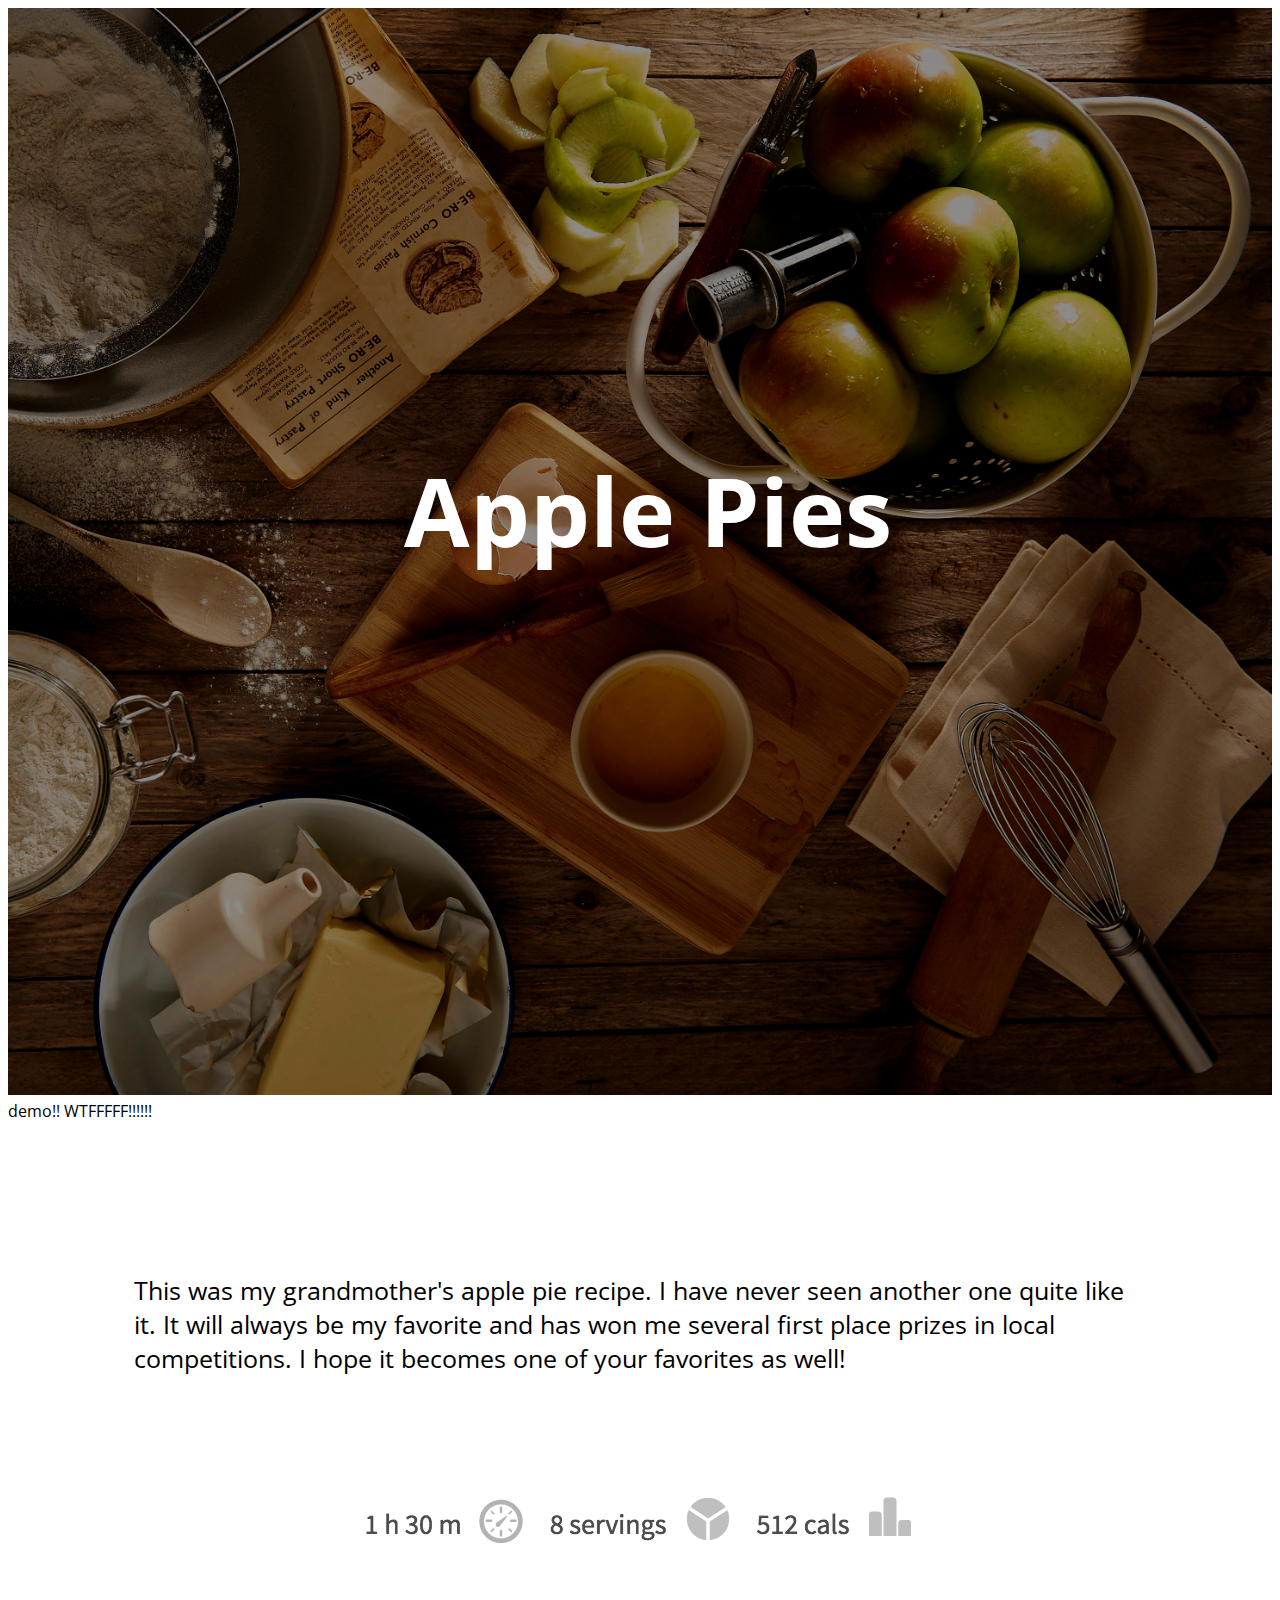
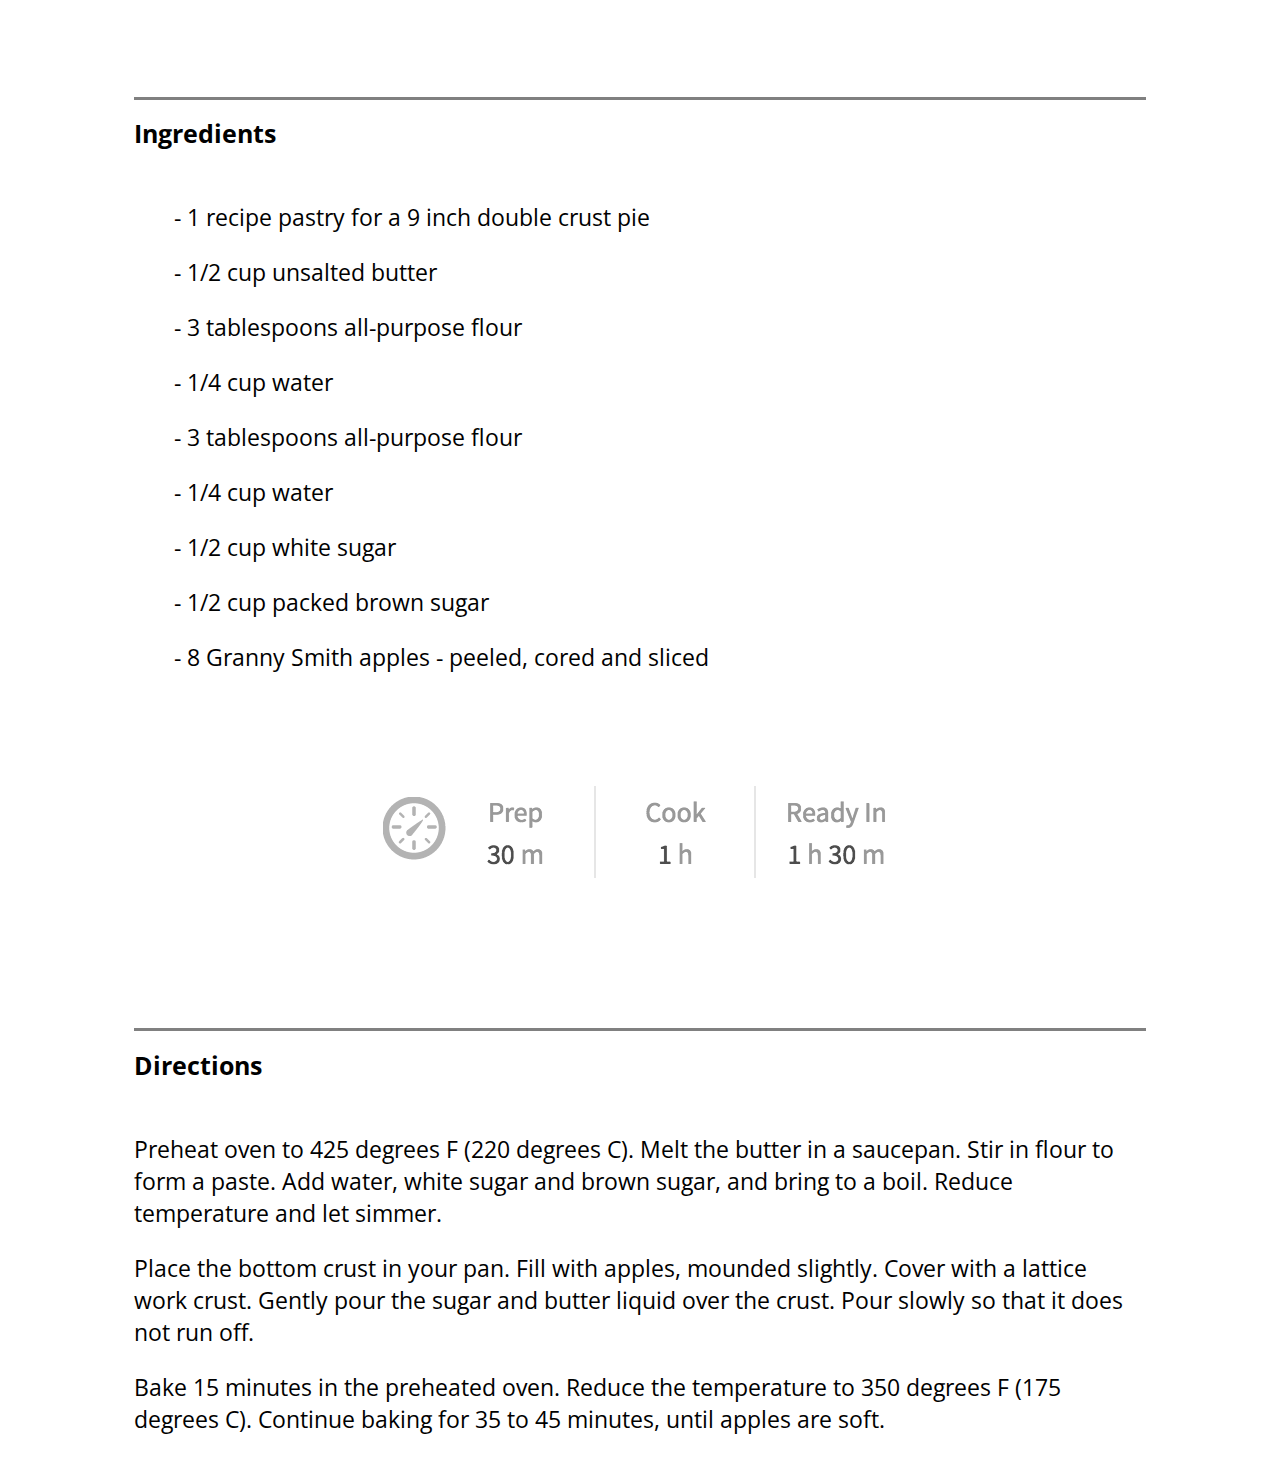
<file: starter-code/apple-pie-starter-code/index.html>
<!DOCTYPE html>
<html lang="en">
<head>

  <meta charset="UTF-8">
  <meta http-equiv="X-UA-Compatible" content="ie=edge">
  <link href="https://fonts.googleapis.com/css?family=Open+Sans:300,600" rel="stylesheet">
  <link rel="stylesheet" href="css/main.css">
  <title>Apple Pie Recipe</title>

</head>
<body>

<header id="HeaderContainer">

  <h1 class="HeaderText">Apple Pies</h1>
  <img class="HeaderImage"  src="images/apple-pie.jpg" alt="Image of the recipe">
  demo!!
  WTFFFFF!!!!!!
</header>

<main class="Main">

  <p class="MainDescription">This was my grandmother's apple pie recipe. I have never seen another one
  quite like it. It will always be my favorite and has won me several first place
  prizes in local competitions. I hope it becomes one of your favorites as well!</p>
  <img class="MainImage" src="images/recipe-info.png" alt="Info of recipe">

</main>

<section class="Ingredients">

  <h1 class="IngredientsHeader"> Ingredients </h1>

  <ul class="IngredientsList">1 recipe pastry for a 9 inch double crust pie</ul>
  <ul class="IngredientsList">1/2 cup unsalted butter</ul>
  <ul class="IngredientsList">3 tablespoons all-purpose flour</ul>
  <ul class="IngredientsList">1/4 cup water</ul>
  <ul class="IngredientsList">3 tablespoons all-purpose flour</ul>
  <ul class="IngredientsList">1/4 cup water</ul>
  <ul class="IngredientsList">1/2 cup white sugar</ul>
  <ul class="IngredientsList">1/2 cup packed brown sugar</ul>
  <ul class="IngredientsList">8 Granny Smith apples - peeled, cored and sliced</ul>

  <img src="images/cooking-info.png" alt="Cooking Information" class="IngredientsImage">

</section>

<section class="Directions">

  <h1 class="DirectionsHeader"> Directions </h1>

  <p class="DirectionsDescription">
    Preheat oven to 425 degrees F (220 degrees C). Melt the butter in a saucepan. Stir in
    flour to form a paste. Add water, white sugar and brown sugar, and bring to a boil. Reduce
    temperature and let simmer.
  </p>
  <p class="DirectionsDescription">
    Place the bottom crust in your pan. Fill with apples, mounded slightly. Cover with a
    lattice work crust. Gently pour the sugar and butter liquid over the crust. Pour slowly so
    that it does not run off.
  </p>
  <p class="DirectionsDescription">
    Bake 15 minutes in the preheated oven. Reduce the temperature to 350 degrees F (175
    degrees C). Continue baking for 35 to 45 minutes, until apples are soft.
  </p>

</section>



</body>
</html>
</file>
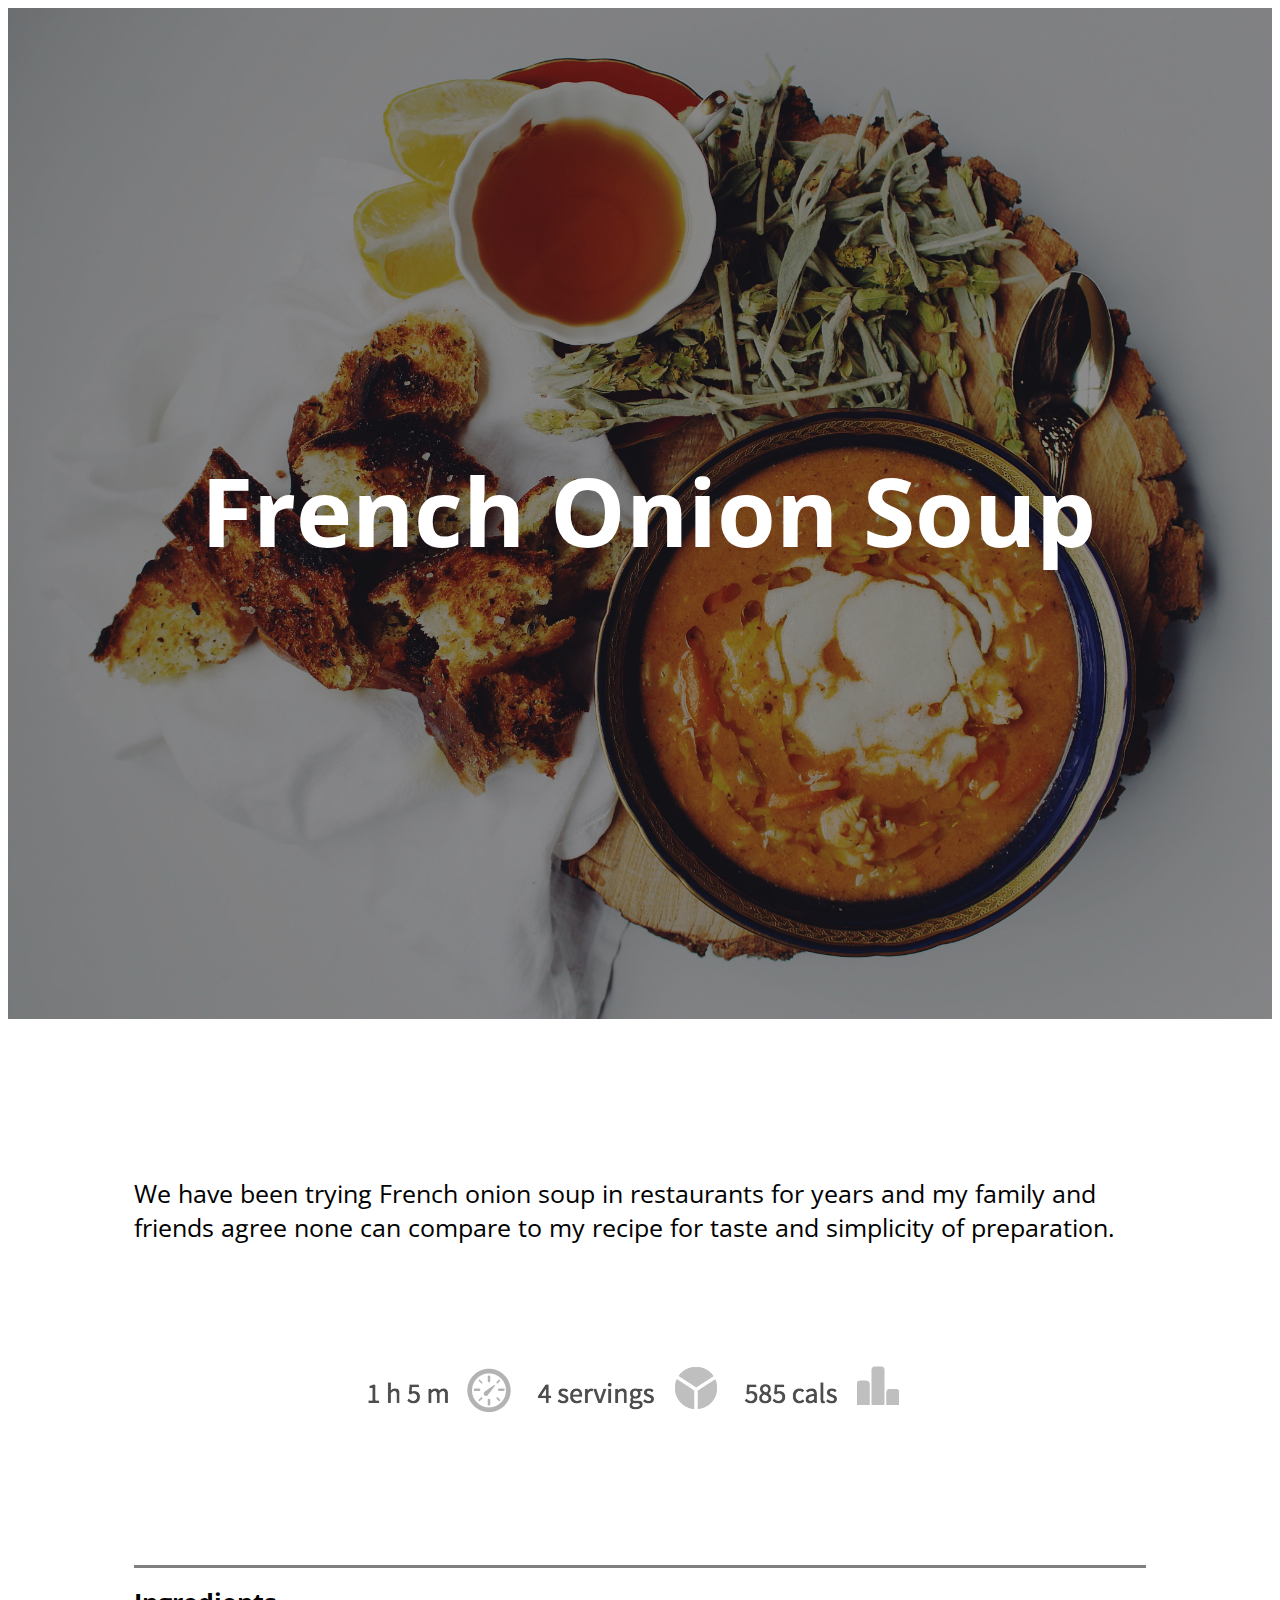
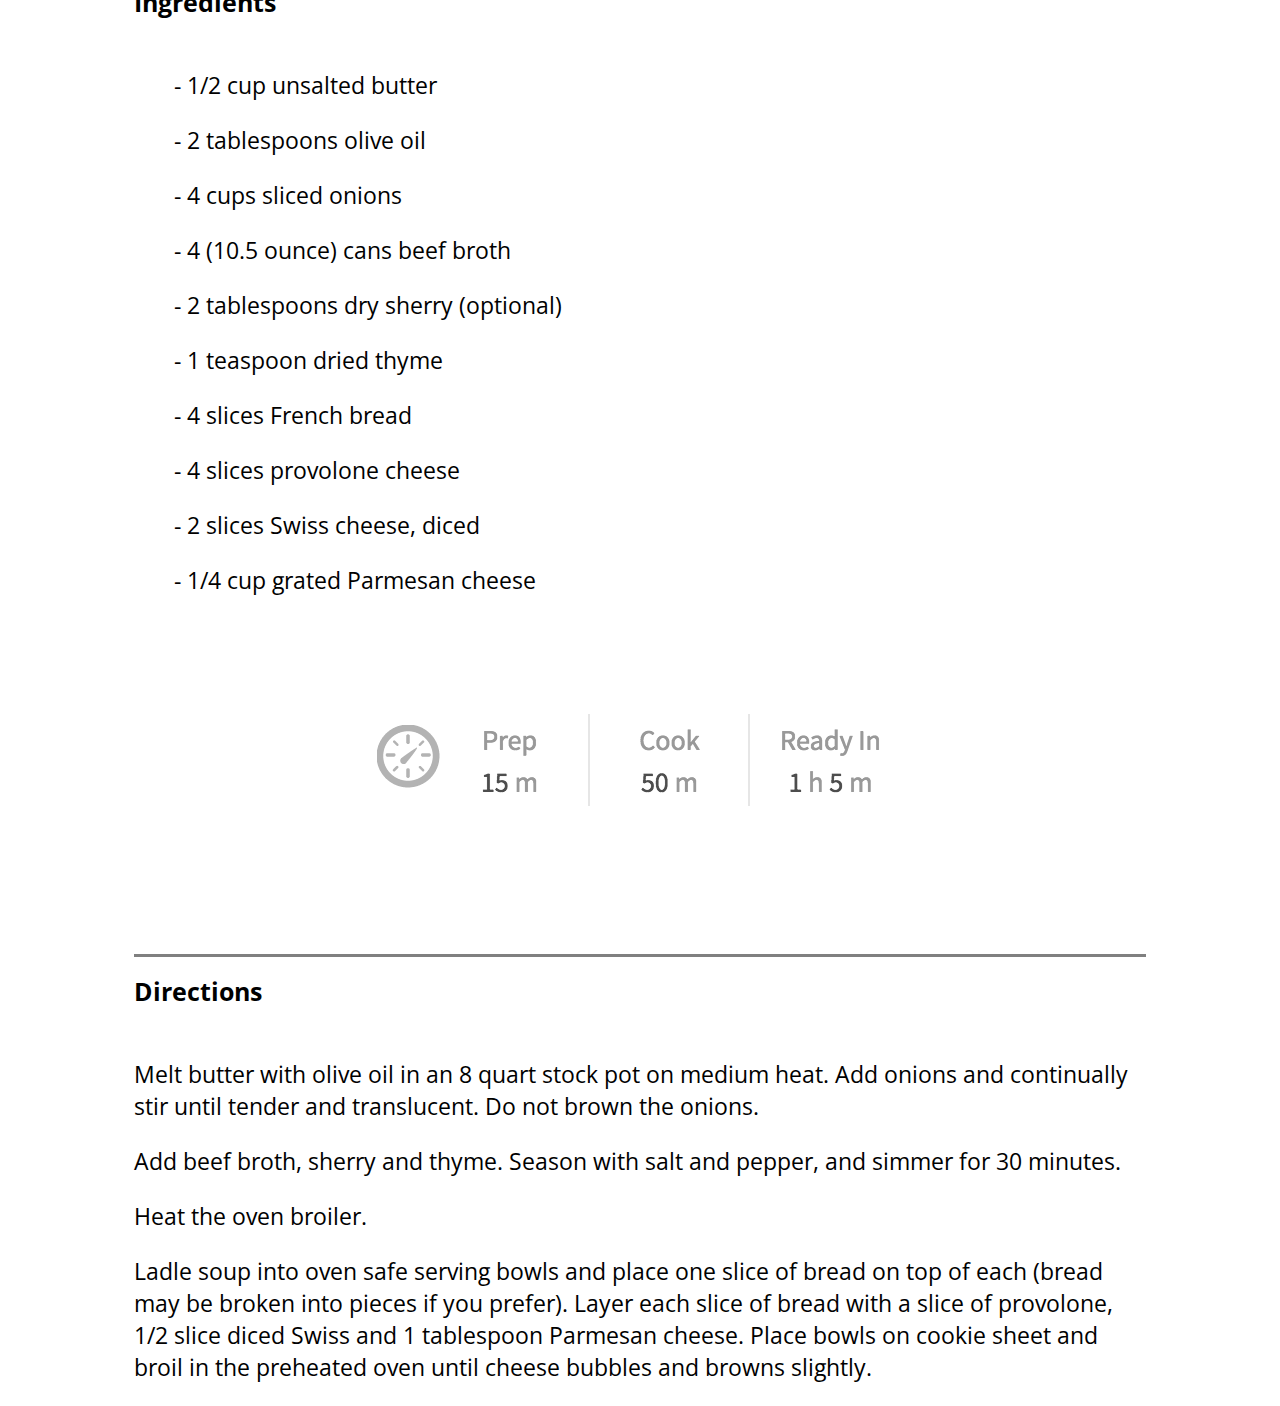
<file: starter-code/french-onion-soup-starter-code/index.html>
<!DOCTYPE html>
<html lang="en">
<head>

  <meta charset="UTF-8">
  <meta http-equiv="X-UA-Compatible" content="ie=edge">
  <link href="https://fonts.googleapis.com/css?family=Open+Sans:300,600" rel="stylesheet">
  <link rel="stylesheet" href="css/main.css">
  <title>French Onion Soup Recipe</title>

</head>
<body>

<header id="HeaderContainer">

  <h1 class="HeaderText">French Onion Soup</h1>
  <img class="HeaderImage"  src="images/soup.jpg" alt="Image of the recipe">

</header>

<main class="Main">

  <p class="MainDescription">We have been trying French onion soup in restaurants for years and my family
and friends agree none can compare to my recipe for taste and simplicity of
preparation.</p>
  <img class="MainImage" src="images/recipe-info.png" alt="Info of recipe">

</main>

<section class="Ingredients">

  <h1 class="IngredientsHeader"> Ingredients </h1>

  <ul class="IngredientsList">1/2 cup unsalted butter</ul>
  <ul class="IngredientsList">2 tablespoons olive oil</ul>
  <ul class="IngredientsList">4 cups sliced onions</ul>
  <ul class="IngredientsList">4 (10.5 ounce) cans beef broth</ul>
  <ul class="IngredientsList">2 tablespoons dry sherry (optional)</ul>
  <ul class="IngredientsList">1 teaspoon dried thyme</ul>
  <ul class="IngredientsList">4 slices French bread</ul>
  <ul class="IngredientsList">4 slices provolone cheese</ul>
  <ul class="IngredientsList">2 slices Swiss cheese, diced</ul>
  <ul class="IngredientsList">1/4 cup grated Parmesan cheese</ul>

  <img src="images/cooking-info.png" alt="Cooking Information" class="IngredientsImage">

</section>

<section class="Directions">

  <h1 class="DirectionsHeader"> Directions </h1>

  <p class="DirectionsDescription">
    Melt butter with olive oil in an 8 quart stock pot on medium heat. Add onions and
    continually stir until tender and translucent. Do not brown the onions.
  </p>

  <p class="DirectionsDescription">
    Add beef broth, sherry and thyme. Season with salt and pepper, and simmer for 30
    minutes.
  </p>

  <p class="DirectionsDescription">
    Heat the oven broiler.
  </p>

  <p class="DirectionsDescription">
    Ladle soup into oven safe serving bowls and place one slice of bread on top of each
    (bread may be broken into pieces if you prefer). Layer each slice of bread with a slice of
    provolone, 1/2 slice diced Swiss and 1 tablespoon Parmesan cheese. Place bowls on
    cookie sheet and broil in the preheated oven until cheese bubbles and browns slightly.
  </p>

</section>

</body>
</html>
</file>
<file: starter-code/apple-pie-starter-code/css/main.css>
html {

  font-family: 'Open Sans', sans-serif;

}


.HeaderImage {

  max-width: 100%;

}

.HeaderText {

  position: absolute;
  height: 100%;
  text-align: center;
  color: white;
  font-size: 95px;
  width: 100%;

}

.HeaderText:before {
   /*
   How it works?
   */
   display: inline-block;
   height: 100%;
   vertical-align: middle;
   content: '';

}

.Main {

  position: relative;
  padding: 10% 10% 0% 10%;

}

.MainDescription {

  font-size: 25px;

}

.MainImage, .IngredientsImage {

  display : block;
  margin: auto;
  margin-top: 10%;

}

.Ingredients, .Directions {

  position: relative;
  margin: 10% 10% 0% 10%;
  border-top: 1%;
  border-top-style: solid;
  border-color: grey;
  font-size: 23px;

}

.IngredientsList:before {
  content: '- ';
}

.IngredientsHeader, .DirectionsHeader {

  margin-bottom: 5%;
  font-size: 25px;

}
</file>
<file: starter-code/french-onion-soup-starter-code/css/main.css>
html {

  font-family: 'Open Sans', sans-serif;

}


.HeaderImage {

  max-width: 100%;

}

.HeaderText {

  position: absolute;
  height: 100%;
  text-align: center;
  color: white;
  font-size: 95px;
  width: 100%;

}

.HeaderText:before {
   /*
   How it works?
   */
   display: inline-block;
   height: 100%;
   vertical-align: middle;
   content: '';

}

.Main {

  position: relative;
  padding: 10% 10% 0% 10%;

}

.MainDescription {

  font-size: 25px;

}

.MainImage, .IngredientsImage {

  display : block;
  margin: auto;
  margin-top: 10%;

}

.Ingredients, .Directions {

  position: relative;
  margin: 10% 10% 0% 10%;
  border-top: 1%;
  border-top-style: solid;
  border-color: grey;
  font-size: 23px;

}

.IngredientsList:before {
  content: '- ';
}

.IngredientsHeader, .DirectionsHeader {

  margin-bottom: 5%;
  font-size: 25px;

}
</file>
